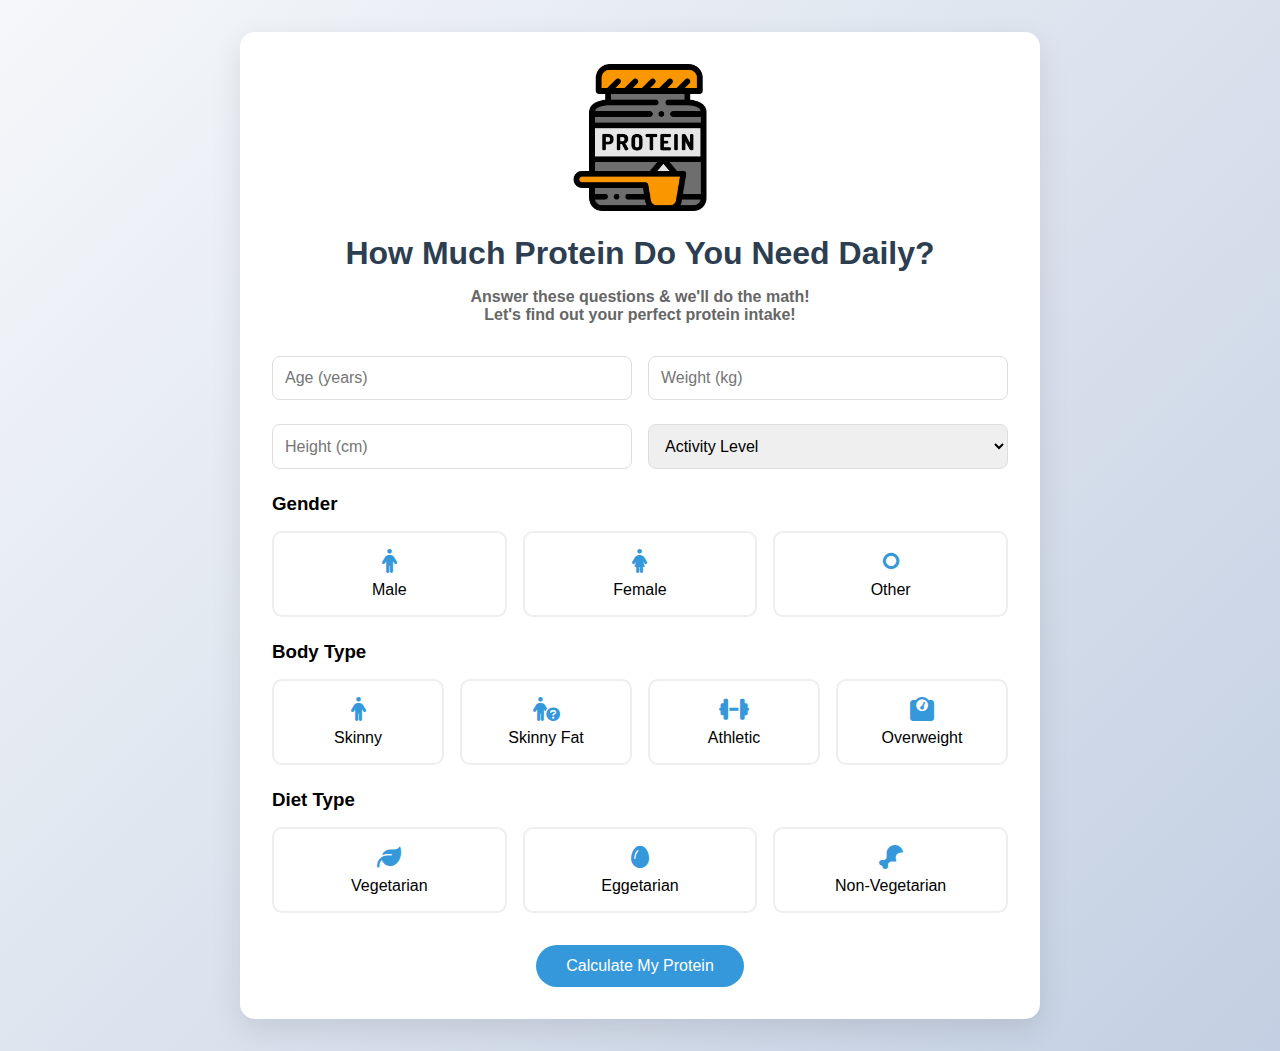
<file: protien-calculator/index.html>
<!DOCTYPE html>
<html lang="en">
<head>
    <meta charset="UTF-8">
    <meta name="viewport" content="width=device-width, initial-scale=1.0">
    <title>Daily Protein Intake Calculator - Find Your Ideal Protein Needs</title>
    <meta name="keywords" content="protein calculator, daily protein intake, protein needs, nutrition calculator, fitness, healthy eating">
    <meta name="description" content="Discover how much protein you need every day with our interactive protein calculator. Input your age, weight, activity level, and body type to calculate your daily protein requirements.">
    <meta name="robots" content="index, follow">
    <link rel="icon" type="images/png" href="images/favicon_img.png">
    <meta property="og:title" content="Daily Protein Intake Calculator">
    <meta property="og:description" content="Calculate your daily protein needs with this easy-to-use protein calculator. Ideal for fitness enthusiasts, dieters, and anyone aiming for a healthier lifestyle.">
    <meta property="og:image" content="/images/protein_icon.png">
    <meta property="og:url" content="https://global-fitness-gym.netlify.app/protein-calculator">
    <meta name="twitter:card" content="summary_large_image">
    <meta name="twitter:title" content="Daily Protein Intake Calculator">
    <meta name="twitter:description" content="Find out how much protein you should consume daily based on your age, weight, body type, and activity level.">
    <meta name="twitter:image" content="/images/protein_icon.png">
    <link rel="stylesheet" href="https://cdnjs.cloudflare.com/ajax/libs/font-awesome/6.4.0/css/all.min.css">
    <link rel="canonical" href="https://global-fitness-gym.netlify.app/protein-calculator">
    
    <style>
    /* General Reset */
* {
    box-sizing: border-box;
    margin: 0;
    padding: 0;
    font-family: 'Arial', sans-serif;
}

/* Body Styling */
body {
    background: linear-gradient(135deg, #f5f7fa 0%, #c3cfe2 100%);
    min-height: 100vh;
    padding: 2rem;
}

/* Calculator Container */
.calculator-container {
    max-width: 800px;
    margin: 0 auto;
    background: white;
    padding: 2rem;
    border-radius: 15px;
    box-shadow: 0 10px 30px rgba(0,0,0,0.1);
}

/* Heading */
h1 {
    color: #2c3e50;
    margin-bottom: 1rem;
    text-align: center;
}

/* Intro Text */
.intro-text {
    text-align: center;
    margin-bottom: 2rem;
    color: #666;
}

/* Form Styling */
.form-group {
    margin-bottom: 1.5rem;
}

.input-row {
    display: grid;
    grid-template-columns: repeat(2, 1fr);
    gap: 1rem;
    margin-bottom: 1.5rem;
}

input, select {
    width: 100%;
    padding: 12px;
    border: 1px solid #ddd;
    border-radius: 8px;
    font-size: 16px;
}

/* Option Group Styling */
.option-group {
    display: grid;
    grid-template-columns: repeat(auto-fit, minmax(150px, 1fr));
    gap: 1rem;
    margin-top: 1rem;
}

/* Option Card Styling */
.option-card {
    position: relative;
    padding: 1rem;
    border: 2px solid #eee;
    border-radius: 10px;
    text-align: center;
    cursor: pointer;
    transition: all 0.3s ease;
}

.option-card input[type="radio"] {
    position: absolute;
    opacity: 0;
    width: 0;
    height: 0;
}

/* Option Card Hover and Selected States */
.option-card:hover,
.option-card input:checked + .card-content {
    border-color: #3498db;
    background: #f8f9ff;
}

.option-card input:checked ~ .card-content {
    border-color: #3498db;
    background: #f8f9ff;
}

.option-card.selected {
    border-color: #3498db !important;
    background: #f8f9ff !important;
    transform: scale(1.05);
}

/* Card Content */
.card-content {
    display: flex;
    flex-direction: column;
    align-items: center;
    gap: 0.5rem;
}

.option-icon {
    font-size: 1.5rem;
    color: #3498db;
}

/* Button Styling */
button {
    background: #3498db;
    color: white;
    padding: 15px 40px;
    border: none;
    border-radius: 25px;
    font-size: 16px;
    cursor: pointer;
    display: block;
    margin: 2rem auto 0;
    transition: transform 0.3s ease;
}

button:hover {
    transform: translateY(-2px);
}

.protein-icon {
    font-size: 2rem;
    margin-bottom: 1rem;
    text-align: center;
}

/* Modal Styling */
.result-modal-overlay {
    position: fixed;
    top: 0;
    left: 0;
    width: 100%;
    height: 100%;
    background: rgba(0, 0, 0, 0.5); /* Semi-transparent background */
    display: flex;
    justify-content: center;
    align-items: center;
    z-index: 9999; /* Ensure modal is on top */
}

.result-modal {
    background: white;
    padding: 2rem;
    border-radius: 15px;
    box-shadow: 0 0 20px rgba(0, 0, 0, 0.1);
    text-align: center;
    max-width: 500px;
    width: 100%;
}

.result-modal h3 {
    font-size: 1.8rem;
    color: #3498db;
}

.protein-result {
    font-size: 2.5rem;
    color: #3498db;
    margin: 1rem 0;
    font-weight: bold;
}

button {
    background: #3498db;
    color: white;
    padding: 12px 30px;
    border: none;
    border-radius: 25px;
    font-size: 16px;
    cursor: pointer;
    transition: transform 0.3s ease;
}

button:hover {
    transform: translateY(-2px);
}

/* Media Queries for Responsiveness */
@media (max-width: 600px) {
    .input-row {
        grid-template-columns: 1fr;
    }

    .calculator-container {
        padding: 1rem;
    }
}
</style>

</head>
<body>
    <div class="calculator-container">
        <div class="protein-icon">
            <img src="/images/protein_icon.png" alt="Protein Intake Calculator" width="20%">
        </div>
        <h1>How Much Protein Do You Need Daily?</h1>
        <p class="intro-text"><b>Answer these questions & we'll do the math!<br>
        Let's find out your perfect protein intake!</b></p>

        <form>
            <div class="input-row">
                <input inputmode="numeric" type="text" placeholder="Age (years)" required>
                <input type="number" placeholder="Weight (kg)" required>
            </div>

            <div class="input-row">
                <input type="number" placeholder="Height (cm)" required>
                <select required>
                    <option value="">Activity Level</option>
                    <option>Sedentary</option>
                    <option>Moderate</option>
                    <option>Active</option>
                </select>
            </div>

            <div class="form-group">
                <h3>Gender</h3>
                <div class="option-group">
                    <label class="option-card">
                        <input type="radio" name="gender" value="male" required>
                        <div class="card-content">
                            <i class="fa-solid fa-person option-icon"></i>
                            Male
                        </div>
                    </label>
                    <label class="option-card">
                        <input type="radio" name="gender" value="female">
                        <div class="card-content">
                            <i class="fa-solid fa-person-dress option-icon"></i>
                            Female
                        </div>
                    </label>
                    <label class="option-card">
                        <input type="radio" name="gender" value="other">
                        <div class="card-content">
                            <i class="fa-solid fa-genderless option-icon"></i>
                            Other
                        </div>
                    </label>
                </div>
            </div>

            <div class="form-group">
                <h3>Body Type</h3>
                <div class="option-group">
                    <label class="option-card">
                        <input type="radio" name="body-type" value="skinny" required>
                        <div class="card-content">
                            <i class="fa-solid fa-person option-icon"></i>
                            Skinny
                        </div>
                    </label>
                    <label class="option-card">
                        <input type="radio" name="body-type" value="skinny-fat">
                        <div class="card-content">
                            <i class="fa-solid fa-person-circle-question option-icon"></i>
                            Skinny Fat
                        </div>
                    </label>
                    <label class="option-card">
                        <input type="radio" name="body-type" value="athletic">
                        <div class="card-content">
                            <i class="fa-solid fa-dumbbell option-icon"></i>
                            Athletic
                        </div>
                    </label>
                    <label class="option-card">
                        <input type="radio" name="body-type" value="overweight">
                        <div class="card-content">
                            <i class="fa-solid fa-weight-scale option-icon"></i>
                            Overweight
                        </div>
                    </label>
                </div>
            </div>

            <div class="form-group">
                <h3>Diet Type</h3>
                <div class="option-group">
                    <label class="option-card">
                        <input type="radio" name="diet" value="vegetarian" required>
                        <div class="card-content">
                            <i class="fa-solid fa-leaf option-icon"></i>
                            Vegetarian
                        </div>
                    </label>
                    <label class="option-card">
                        <input type="radio" name="diet" value="eggetarian">
                        <div class="card-content">
                            <i class="fa-solid fa-egg option-icon"></i>
                            Eggetarian
                        </div>
                    </label>
                    <label class="option-card">
                        <input type="radio" name="diet" value="non-vegetarian">
                        <div class="card-content">
                            <i class="fa-solid fa-drumstick-bite option-icon"></i>
                            Non-Vegetarian
                        </div>
                    </label>
                </div>
            </div>

            <button type="submit">Calculate My Protein</button>
        </form>
    </div>

    <script src="/protien-calculator/script.js"></script>
</body>
</html>
</file>
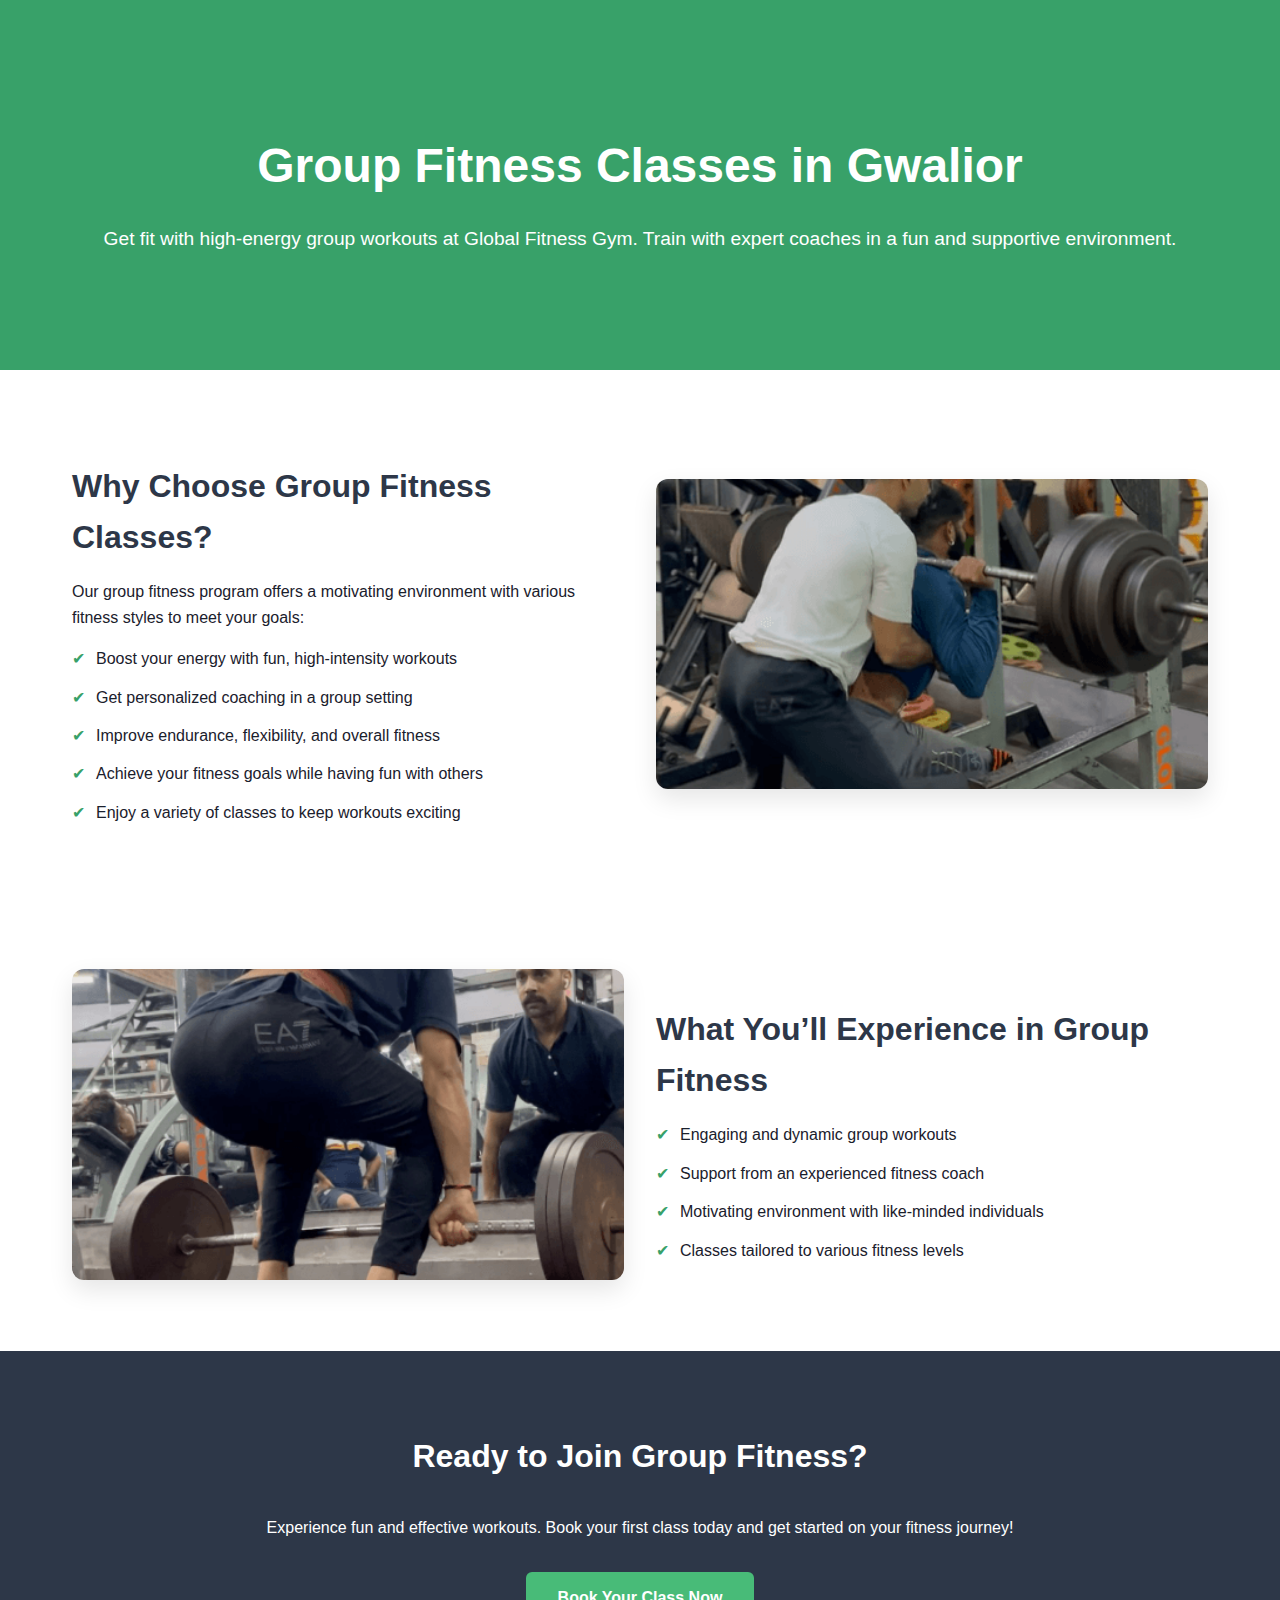
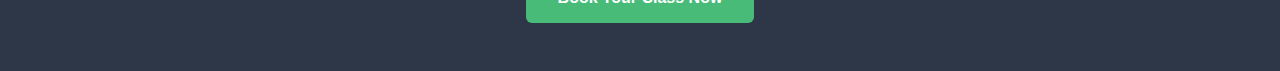
<file: group-fitness.html>
<!DOCTYPE html>
<html lang="en">
<head>
  <link rel="icon" type="images/png" href="images/favicon_img.png">
  <meta charset="UTF-8">
  <title>Group Fitness Classes in Gwalior | Global Fitness Gym</title>
  <meta name="viewport" content="width=device-width, initial-scale=1.0">
  <meta name="description" content="Join our high-energy group fitness classes at Global Fitness Gym in Gwalior. Work out with expert trainers and achieve your fitness goals in a fun and supportive environment.">
  <meta name="keywords" content="group fitness classes Gwalior, fitness bootcamp Gwalior, high energy workouts, gym for group fitness, monu sharma fitness, fitness classes, group workouts Gwalior">
  <meta rel="canonical" href="https://global-fitness-gym.netlify.app/group-fitness">

  <!-- Schema Markup for Group Fitness -->
  <script type="application/ld+json">
  {
    "@context": "https://schema.org",
    "@type": "Service",
    "serviceType": "Group Fitness Classes",
    "provider": {
      "@type": "LocalBusiness",
      "name": "Global Fitness Gym",
      "image": "https://iili.io/3uCyRaV.png",
      "address": {
        "@type": "PostalAddress",
        "streetAddress": "55V9+8VJ, Naka Chandrvadni",
        "addressLocality": "Gwalior",
        "addressRegion": "Madhya Pradesh",
        "postalCode": "474009"
      },
      "telephone": "+91 9302180615",
      "url": "https://www.globalfitnessgym.com"
    },
    "areaServed": {
      "@type": "Place",
      "address": {
        "@type": "PostalAddress",
        "addressLocality": "Gwalior"
      }
    }
  }
  </script>

  <style>
    * {
      box-sizing: border-box;
    }

    body {
      margin: 0;
      font-family: 'Segoe UI', sans-serif;
      color: #1a202c;
      line-height: 1.6;
      background: #fff;
    }

    .hero-section {
      background-color: #38a169;
      color: white;
      padding: 6rem 2rem;
      text-align: center;
    }

    .hero-section h1 {
      font-size: 3rem;
      margin-bottom: 1rem;
    }

    .hero-section p {
      font-size: 1.2rem;
    }

    .content-section {
      display: flex;
      flex-wrap: wrap;
      max-width: 1200px;
      margin: auto;
      padding: 4rem 2rem;
      gap: 2rem;
      align-items: center;
    }

    .text-box, .image-box {
      flex: 1 1 500px;
    }

    .text-box h2 {
      font-size: 2rem;
      margin-bottom: 1rem;
      color: #2d3748;
    }

    .text-box ul {
      list-style: none;
      padding-left: 0;
    }

    .text-box li {
      padding-left: 1.5rem;
      position: relative;
      margin-bottom: 0.8rem;
    }

    .text-box li::before {
      content: "✔";
      position: absolute;
      left: 0;
      color: #38a169;
    }

    .image-box img {
      width: 100%;
      max-width: 100%;
      height: auto;
      aspect-ratio: 16 / 9;
      object-fit: cover;
      border-radius: 12px;
      box-shadow: 0 10px 25px rgba(0,0,0,0.1);
    }

    .cta-banner {
      background: #2d3748;
      color: white;
      padding: 3rem 2rem;
      text-align: center;
    }

    .cta-banner h3 {
      font-size: 2rem;
    }

    .cta-banner a {
      margin-top: 1rem;
      display: inline-block;
      padding: 0.8rem 2rem;
      background: #48bb78;
      color: white;
      border-radius: 6px;
      text-decoration: none;
      font-weight: bold;
    }

    @media (max-width: 768px) {
      /* Layout for mobile */
      .content-section {
        flex-direction: column;
        padding: 2rem 1rem;
      }

      /* Text before image */
      .content-section .text-box {
        order: 1;
      }

      .content-section .image-box {
        order: 2;
      }

      .text-box, .image-box {
        flex: 1 1 100%;
      }

      /* Image spacing fix */
      .image-box img {
        display: block;
        margin: 0;
      }

      /* Hero section mobile styling */
      .hero-section h1 {
        font-size: 2rem;
      }

      .hero-section p {
        font-size: 1rem;
      }

      /* Text and CTA formatting */
      .text-box h2 {
        font-size: 1.5rem;
      }

      .cta-banner {
        padding: 2rem 1rem;
      }

      .cta-banner h3 {
        font-size: 1.5rem;
      }

      .cta-banner a {
        padding: 0.7rem 1.5rem;
      }
    }

  </style>
</head>
<body>

  <!-- HERO SECTION -->
  <section class="hero-section">
    <h1>Group Fitness Classes in Gwalior</h1>
    <p>Get fit with high-energy group workouts at Global Fitness Gym. Train with expert coaches in a fun and supportive environment.</p>
  </section>

  <!-- MAIN CONTENT -->
  <section class="content-section">
    <div class="text-box">
      <h2>Why Choose Group Fitness Classes?</h2>
      <p>Our group fitness program offers a motivating environment with various fitness styles to meet your goals:</p>
      <ul>
        <li>Boost your energy with fun, high-intensity workouts</li>
        <li>Get personalized coaching in a group setting</li>
        <li>Improve endurance, flexibility, and overall fitness</li>
        <li>Achieve your fitness goals while having fun with others</li>
        <li>Enjoy a variety of classes to keep workouts exciting</li>
      </ul>
    </div>
    <div class="image-box">
      <img src="Compressed_images/gwalior-gym-personal-training.png" alt="Group fitness class at Global Fitness Gym in Gwalior" loading="lazy">
    </div>
  </section>

  <section class="content-section">
    <div class="image-box">
      <img src="Compressed_images/strength-training-global-fitness-gym.png" alt="Strength training group workout at Global Fitness Gym" loading="lazy">
    </div>
    <div class="text-box">
      <h2>What You’ll Experience in Group Fitness</h2>
      <ul>
        <li>Engaging and dynamic group workouts</li>
        <li>Support from an experienced fitness coach</li>
        <li>Motivating environment with like-minded individuals</li>
        <li>Classes tailored to various fitness levels</li>
      </ul>
    </div>
  </section>

  <!-- CTA -->
  <section class="cta-banner">
    <h3>Ready to Join Group Fitness?</h3>
    <p>Experience fun and effective workouts. Book your first class today and get started on your fitness journey!</p>
    <a href="https://global-fitness-gym.netlify.app/#contact">Book Your Class Now</a>
  </section>

</body>
</html>
</file>
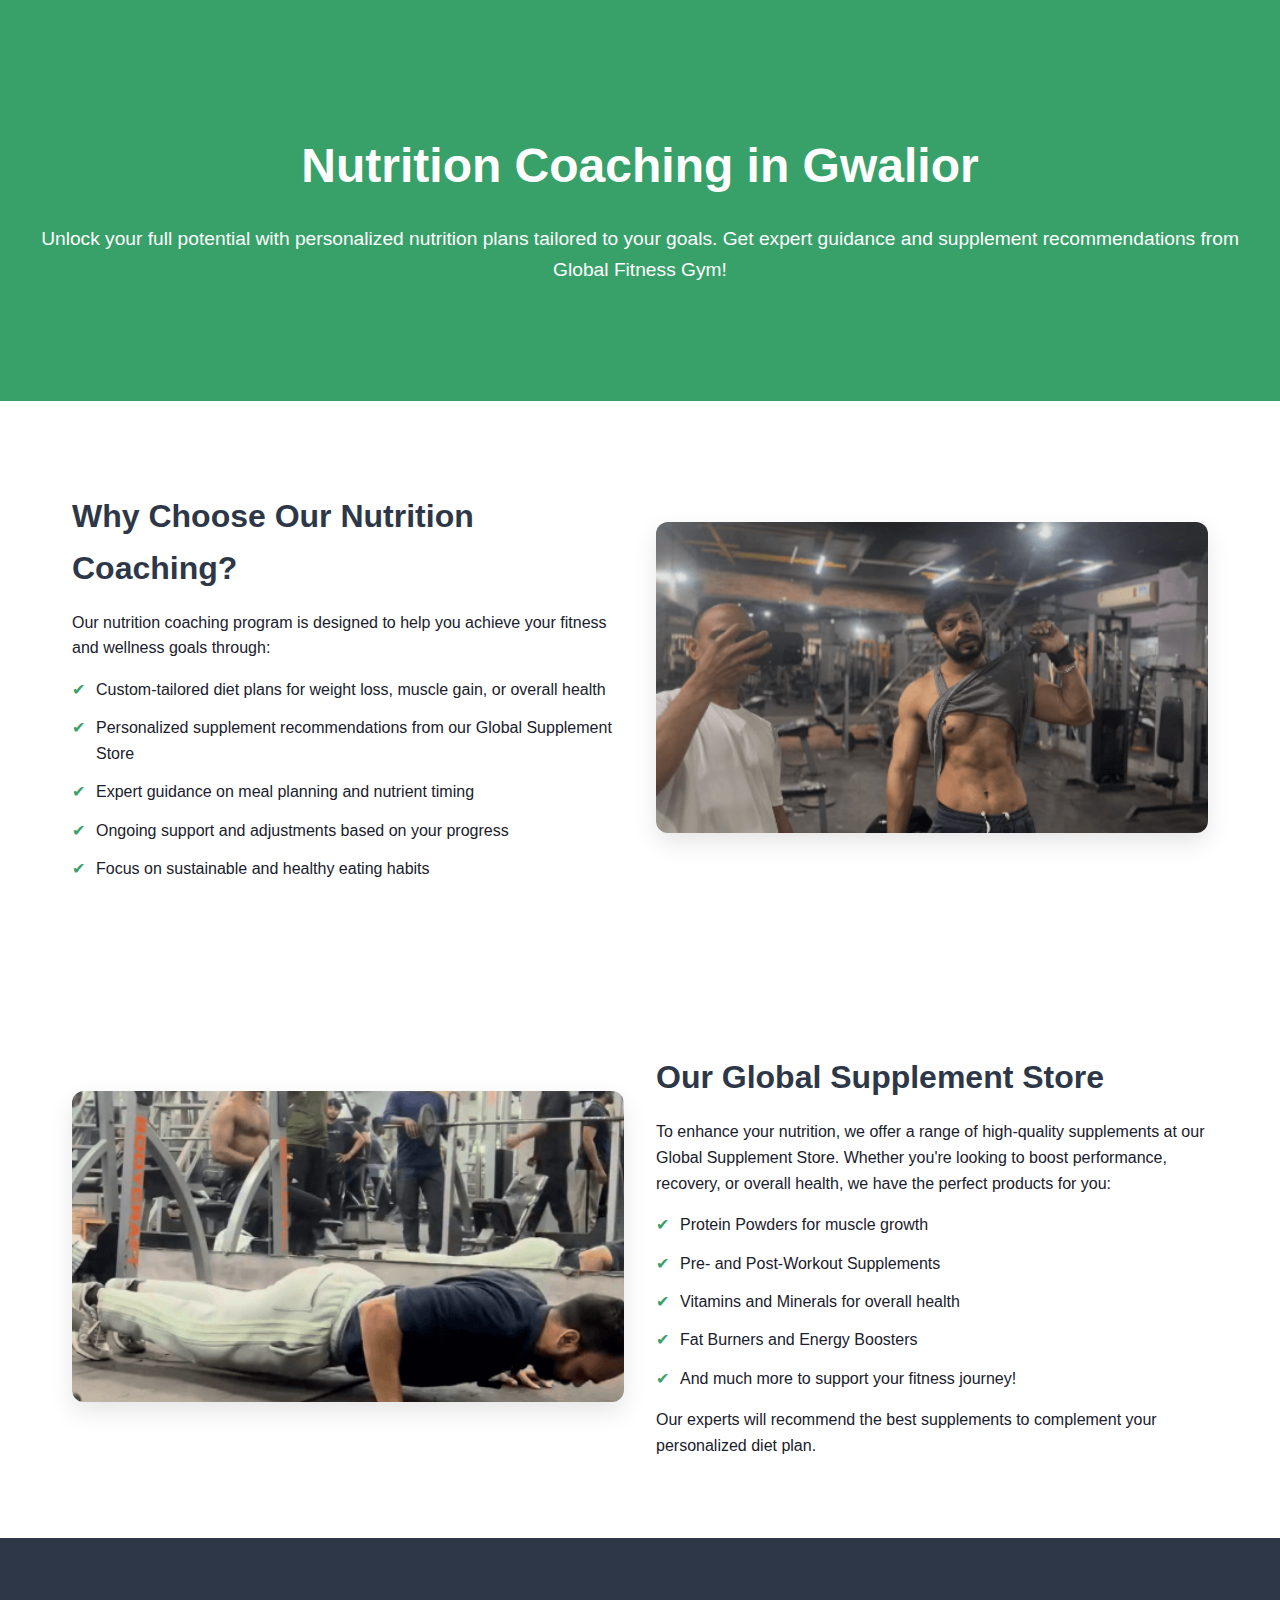
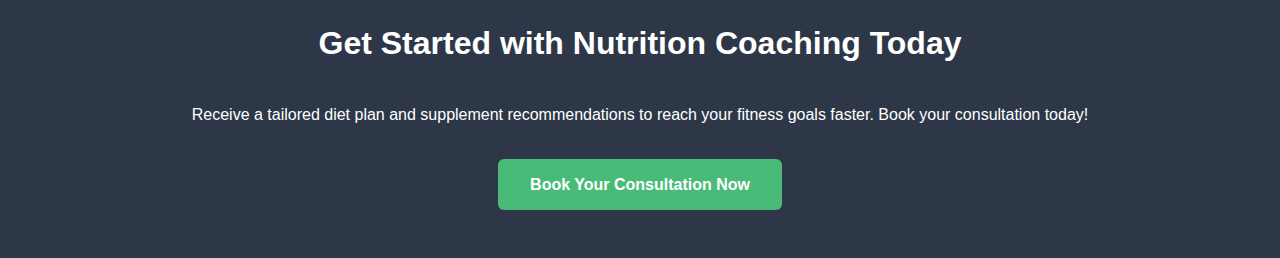
<file: nutrition-coaching.html>
<!DOCTYPE html>
<html lang="en">
<head>
  <link rel="icon" type="images/png" href="images/favicon_img.png">
  <meta charset="UTF-8">
  <title>Nutrition Coaching in Gwalior | Global Fitness Gym</title>
  <meta name="viewport" content="width=device-width, initial-scale=1.0">
  <meta name="description" content="Get personalized nutrition coaching at Global Fitness Gym in Gwalior. Receive expert guidance and diet plans tailored to your goals. Explore our Global Supplement Store for top-quality products.">
  <meta name="keywords" content="nutrition coaching Gwalior, personalized diet plans, supplement store Gwalior, fitness nutrition, diet consultation, gym nutrition coaching, weight loss Gwalior">
  <meta rel="canonical" href="https://global-fitness-gym.netlify.app/nutrition-coaching">

  <!-- Schema Markup for Nutrition Coaching -->
  <script type="application/ld+json">
  {
    "@context": "https://schema.org",
    "@type": "Service",
    "serviceType": "Nutrition Coaching",
    "provider": {
      "@type": "LocalBusiness",
      "name": "Global Fitness Gym",
      "image": "https://iili.io/3uCyRaV.png",
      "address": {
        "@type": "PostalAddress",
        "streetAddress": "55V9+8VJ, Naka Chandrvadni",
        "addressLocality": "Gwalior",
        "addressRegion": "Madhya Pradesh",
        "postalCode": "474009"
      },
      "telephone": "+91 9302180615",
      "url": "https://www.globalfitnessgym.com"
    },
    "areaServed": {
      "@type": "Place",
      "address": {
        "@type": "PostalAddress",
        "addressLocality": "Gwalior"
      }
    }
  }
  </script>

  <style>
    * {
      box-sizing: border-box;
    }

    body {
      margin: 0;
      font-family: 'Segoe UI', sans-serif;
      color: #1a202c;
      line-height: 1.6;
      background: #fff;
    }

    .hero-section {
      background-color: #38a169;
      color: white;
      padding: 6rem 2rem;
      text-align: center;
    }

    .hero-section h1 {
      font-size: 3rem;
      margin-bottom: 1rem;
    }

    .hero-section p {
      font-size: 1.2rem;
    }

    .content-section {
      display: flex;
      flex-wrap: wrap;
      max-width: 1200px;
      margin: auto;
      padding: 4rem 2rem;
      gap: 2rem;
      align-items: center;
    }

    .text-box, .image-box {
      flex: 1 1 500px;
    }

    .text-box h2 {
      font-size: 2rem;
      margin-bottom: 1rem;
      color: #2d3748;
    }

    .text-box ul {
      list-style: none;
      padding-left: 0;
    }

    .text-box li {
      padding-left: 1.5rem;
      position: relative;
      margin-bottom: 0.8rem;
    }

    .text-box li::before {
      content: "✔";
      position: absolute;
      left: 0;
      color: #38a169;
    }

    .image-box img {
      width: 100%;
      max-width: 100%;
      height: auto;
      aspect-ratio: 16 / 9;
      object-fit: cover;
      border-radius: 12px;
      box-shadow: 0 10px 25px rgba(0,0,0,0.1);
    }

    .cta-banner {
      background: #2d3748;
      color: white;
      padding: 3rem 2rem;
      text-align: center;
    }

    .cta-banner h3 {
      font-size: 2rem;
    }

    .cta-banner a {
      margin-top: 1rem;
      display: inline-block;
      padding: 0.8rem 2rem;
      background: #48bb78;
      color: white;
      border-radius: 6px;
      text-decoration: none;
      font-weight: bold;
    }

    @media (max-width: 768px) {
      /* Layout for mobile */
      .content-section {
        flex-direction: column;
        padding: 2rem 1rem;
      }

      /* Text before image */
      .content-section .text-box {
        order: 1;
      }

      .content-section .image-box {
        order: 2;
      }

      .text-box, .image-box {
        flex: 1 1 100%;
      }

      /* Image spacing fix */
      .image-box img {
        display: block;
        margin: 0;
      }

      /* Hero section mobile styling */
      .hero-section h1 {
        font-size: 2rem;
      }

      .hero-section p {
        font-size: 1rem;
      }

      /* Text and CTA formatting */
      .text-box h2 {
        font-size: 1.5rem;
      }

      .cta-banner {
        padding: 2rem 1rem;
      }

      .cta-banner h3 {
        font-size: 1.5rem;
      }

      .cta-banner a {
        padding: 0.7rem 1.5rem;
      }
    }

  </style>
</head>
<body>

  <!-- HERO SECTION -->
  <section class="hero-section">
    <h1>Nutrition Coaching in Gwalior</h1>
    <p>Unlock your full potential with personalized nutrition plans tailored to your goals. Get expert guidance and supplement recommendations from Global Fitness Gym!</p>
  </section>

  <!-- MAIN CONTENT -->
  <section class="content-section">
    <div class="text-box">
      <h2>Why Choose Our Nutrition Coaching?</h2>
      <p>Our nutrition coaching program is designed to help you achieve your fitness and wellness goals through:</p>
      <ul>
        <li>Custom-tailored diet plans for weight loss, muscle gain, or overall health</li>
        <li>Personalized supplement recommendations from our Global Supplement Store</li>
        <li>Expert guidance on meal planning and nutrient timing</li>
        <li>Ongoing support and adjustments based on your progress</li>
        <li>Focus on sustainable and healthy eating habits</li>
      </ul>
    </div>
    <div class="image-box">
      <img src="Compressed_images/fitness-coach-monu-sharma-gwalior.png" alt="Nutrition coaching session at Global Fitness Gym" loading="lazy">
    </div>
  </section>

  <section class="content-section">
    <div class="image-box">
      <img src="Compressed_images/strength-gym-training-gwalior.png" alt="Supplements at Global Fitness Gym" loading="lazy">
    </div>
    <div class="text-box">
      <h2>Our Global Supplement Store</h2>
      <p>To enhance your nutrition, we offer a range of high-quality supplements at our Global Supplement Store. Whether you're looking to boost performance, recovery, or overall health, we have the perfect products for you:</p>
      <ul>
        <li>Protein Powders for muscle growth</li>
        <li>Pre- and Post-Workout Supplements</li>
        <li>Vitamins and Minerals for overall health</li>
        <li>Fat Burners and Energy Boosters</li>
        <li>And much more to support your fitness journey!</li>
      </ul>
      <p>Our experts will recommend the best supplements to complement your personalized diet plan.</p>
    </div>
  </section>

  <!-- CTA -->
  <section class="cta-banner">
    <h3>Get Started with Nutrition Coaching Today</h3>
    <p>Receive a tailored diet plan and supplement recommendations to reach your fitness goals faster. Book your consultation today!</p>
    <a href="https://global-fitness-gym.netlify.app/#contact">Book Your Consultation Now</a>
  </section>

</body>
</html>
</file>
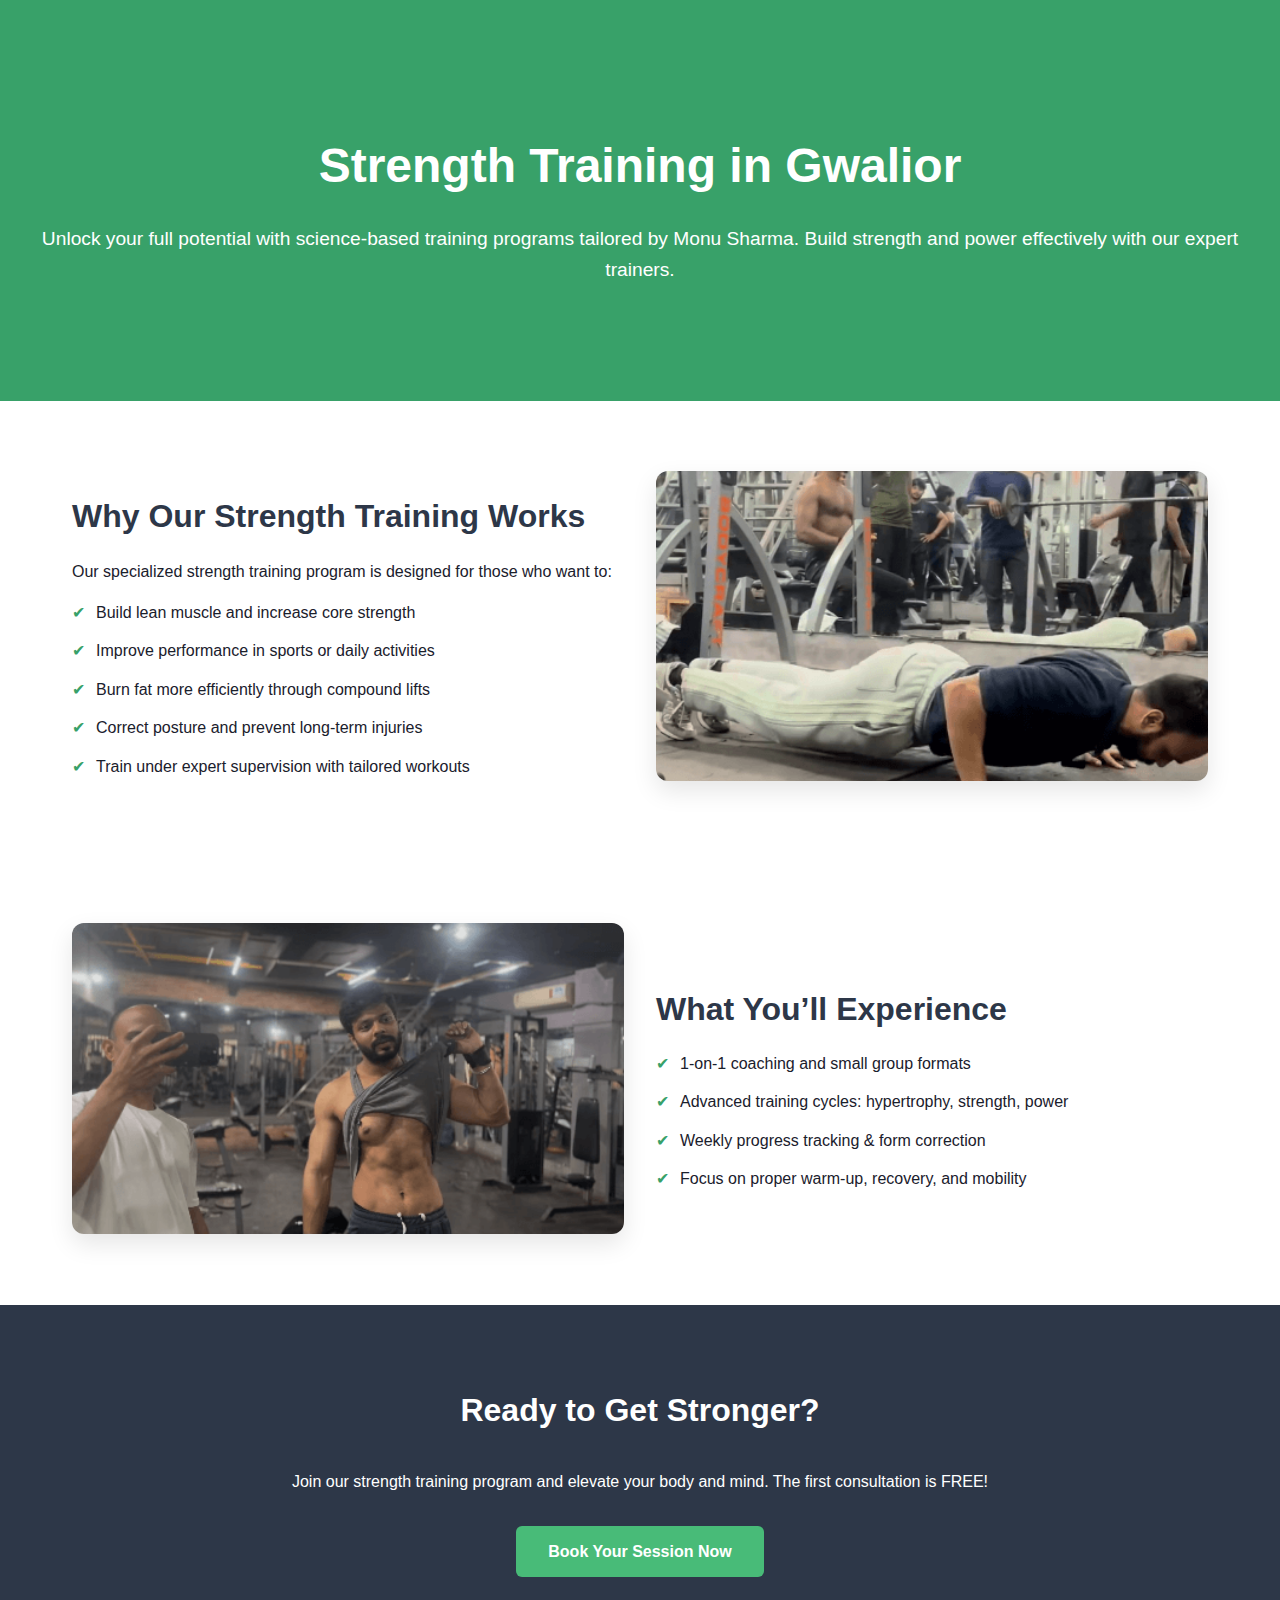
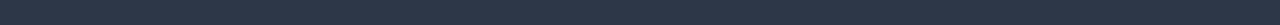
<file: strength-training.html>
<!DOCTYPE html>
<html lang="en">
<head>
  <link rel="icon" type="images/png" href="images/favicon_img.png">
  <meta charset="UTF-8">
  <meta name="viewport" content="width=device-width, initial-scale=1.0">
  <meta name="description" content="Build strength, power, and endurance with expert-led strength training programs at Global Fitness Gym in Gwalior. Train with Monu Sharma for proven results.">
  <meta name="keywords" content="strength training gwalior, powerlifting coach gwalior, muscle gain workout, gym for strength training, monu sharma fitness, Gwalior strength training classes">
  <title>Strength Training in Gwalior | Global Fitness Gym</title>
  <link rel="canonical" href="https://global-fitness-gym.netlify.app/strength-training">

  <!-- Open Graph Tags for Social Sharing -->
  <meta property="og:title" content="Strength Training in Gwalior | Global Fitness Gym">
  <meta property="og:description" content="Transform your fitness with strength training at Global Fitness Gym in Gwalior, guided by Monu Sharma. Book a free consultation now!">
  <meta property="og:image" content="path-to-image.jpg">
  <meta property="og:url" content="https://global-fitness-gym.netlify.app/strength-training-gwalior">
  <meta property="og:type" content="website">

  <!-- Schema Markup for Strength Training -->
  <script type="application/ld+json">
  {
    "@context": "https://schema.org",
    "@type": "Service",
    "serviceType": "Strength Training",
    "provider": {
      "@type": "LocalBusiness",
      "name": "Global Fitness Gym",
      "image": "https://iili.io/3uCyRaV.png",
      "address": {
        "@type": "PostalAddress",
        "streetAddress": "55V9+8VJ, Naka Chandrvadni",
        "addressLocality": "Gwalior",
        "addressRegion": "Madhya Pradesh",
        "postalCode": "474009"
      },
      "telephone": "+91 9302180615",
      "email": "info@globalfitnessgym.com",
      "sameAs": [
        "https://facebook.com/globalfitnessgym",
        "https://instagram.com/globalfitnessgym"
      ]
    },
    "areaServed": {
      "@type": "Place",
      "name": "Gwalior"
    }
  }
  </script>

  <style>
    *{
      box-sizing: border-box;
    }

    body {
      margin: 0;
      font-family: 'Segoe UI', sans-serif;
      color: #1a202c;
      line-height: 1.6;
      background: #fff;
    }

    .hero-section {
      background-color: #38a169;
      color: white;
      padding: 6rem 2rem;
      text-align: center;
    }

    .hero-section h1 {
      font-size: 3rem;
      margin-bottom: 1rem;
    }

    .hero-section p {
      font-size: 1.2rem;
    }

    .content-section {
      display: flex;
      flex-wrap: wrap;
      max-width: 1200px;
      margin: auto;
      padding: 4rem 2rem;
      gap: 2rem;
      align-items: center;
    }

    .text-box, .image-box {
      flex: 1 1 500px;
    }

    .text-box h2 {
      font-size: 2rem;
      margin-bottom: 1rem;
      color: #2d3748;
    }

    .text-box ul {
      list-style: none;
      padding-left: 0;
    }

    .text-box li {
      padding-left: 1.5rem;
      position: relative;
      margin-bottom: 0.8rem;
    }

    .text-box li::before {
      content: "✔";
      position: absolute;
      left: 0;
      color: #38a169;
    }

    .image-box img {
      width: 100%;
      max-width: 100%;
      height: auto;
      aspect-ratio: 16 / 9;
      object-fit: cover;
      border-radius: 12px;
      box-shadow: 0 10px 25px rgba(0,0,0,0.1);
    }

    .cta-banner {
      background: #2d3748;
      color: white;
      padding: 3rem 2rem;
      text-align: center;
    }

    .cta-banner h3 {
      font-size: 2rem;
    }

    .cta-banner a {
      margin-top: 1rem;
      display: inline-block;
      padding: 0.8rem 2rem;
      background: #48bb78;
      color: white;
      border-radius: 6px;
      text-decoration: none;
      font-weight: bold;
    }

    /* Mobile Styles */
    @media (max-width: 768px) {
      .content-section {
        flex-direction: column;
        padding: 2rem 1rem;
      }

      .content-section .text-box {
        order: 1;
      }

      .content-section .image-box {
        order: 2;
      }

      .text-box, .image-box {
          flex: 1 1 50px;
      }

      .image-box img {
        display: block;
        margin: 0;
      }

      .hero-section h1 {
        font-size: 2rem;
      }

      .hero-section p {
        font-size: 1rem;
      }

      .text-box h2 {
        font-size: 1.5rem;
      }

      .cta-banner {
        padding: 2rem 1rem;
      }

      .cta-banner h3 {
        font-size: 1.5rem;
      }

      .cta-banner a {
        padding: 0.7rem 1.5rem;
      }
    }

  </style>
</head>
<body>

  <!-- HERO SECTION -->
  <section class="hero-section">
    <h1>Strength Training in Gwalior</h1>
    <p>Unlock your full potential with science-based training programs tailored by Monu Sharma. Build strength and power effectively with our expert trainers.</p>
  </section>

  <!-- MAIN CONTENT -->
  <section class="content-section">
    <div class="text-box">
      <h2>Why Our Strength Training Works</h2>
      <p>Our specialized strength training program is designed for those who want to:</p>
      <ul>
        <li>Build lean muscle and increase core strength</li>
        <li>Improve performance in sports or daily activities</li>
        <li>Burn fat more efficiently through compound lifts</li>
        <li>Correct posture and prevent long-term injuries</li>
        <li>Train under expert supervision with tailored workouts</li>
      </ul>
    </div>
    <div class="image-box">
      <img src="Compressed_images/strength-gym-training-gwalior.png" alt="Strength training with Monu Sharma at Global Fitness Gym">
    </div>
  </section>

  <section class="content-section">
    <div class="image-box">
      <img src="Compressed_images/fitness-coach-monu-sharma-gwalior.png" alt="Monu Sharma demonstrating strength exercises at Global Fitness Gym">
    </div>
    <div class="text-box">
      <h2>What You’ll Experience</h2>
      <ul>
        <li>1-on-1 coaching and small group formats</li>
        <li>Advanced training cycles: hypertrophy, strength, power</li>
        <li>Weekly progress tracking & form correction</li>
        <li>Focus on proper warm-up, recovery, and mobility</li>
      </ul>
    </div>
  </section>

  <!-- CTA -->
  <section class="cta-banner">
    <h3>Ready to Get Stronger?</h3>
    <p>Join our strength training program and elevate your body and mind. The first consultation is FREE!</p>
    <a href="https://global-fitness-gym.netlify.app/#contact">Book Your Session Now</a>
  </section>

</body>
</html>
</file>
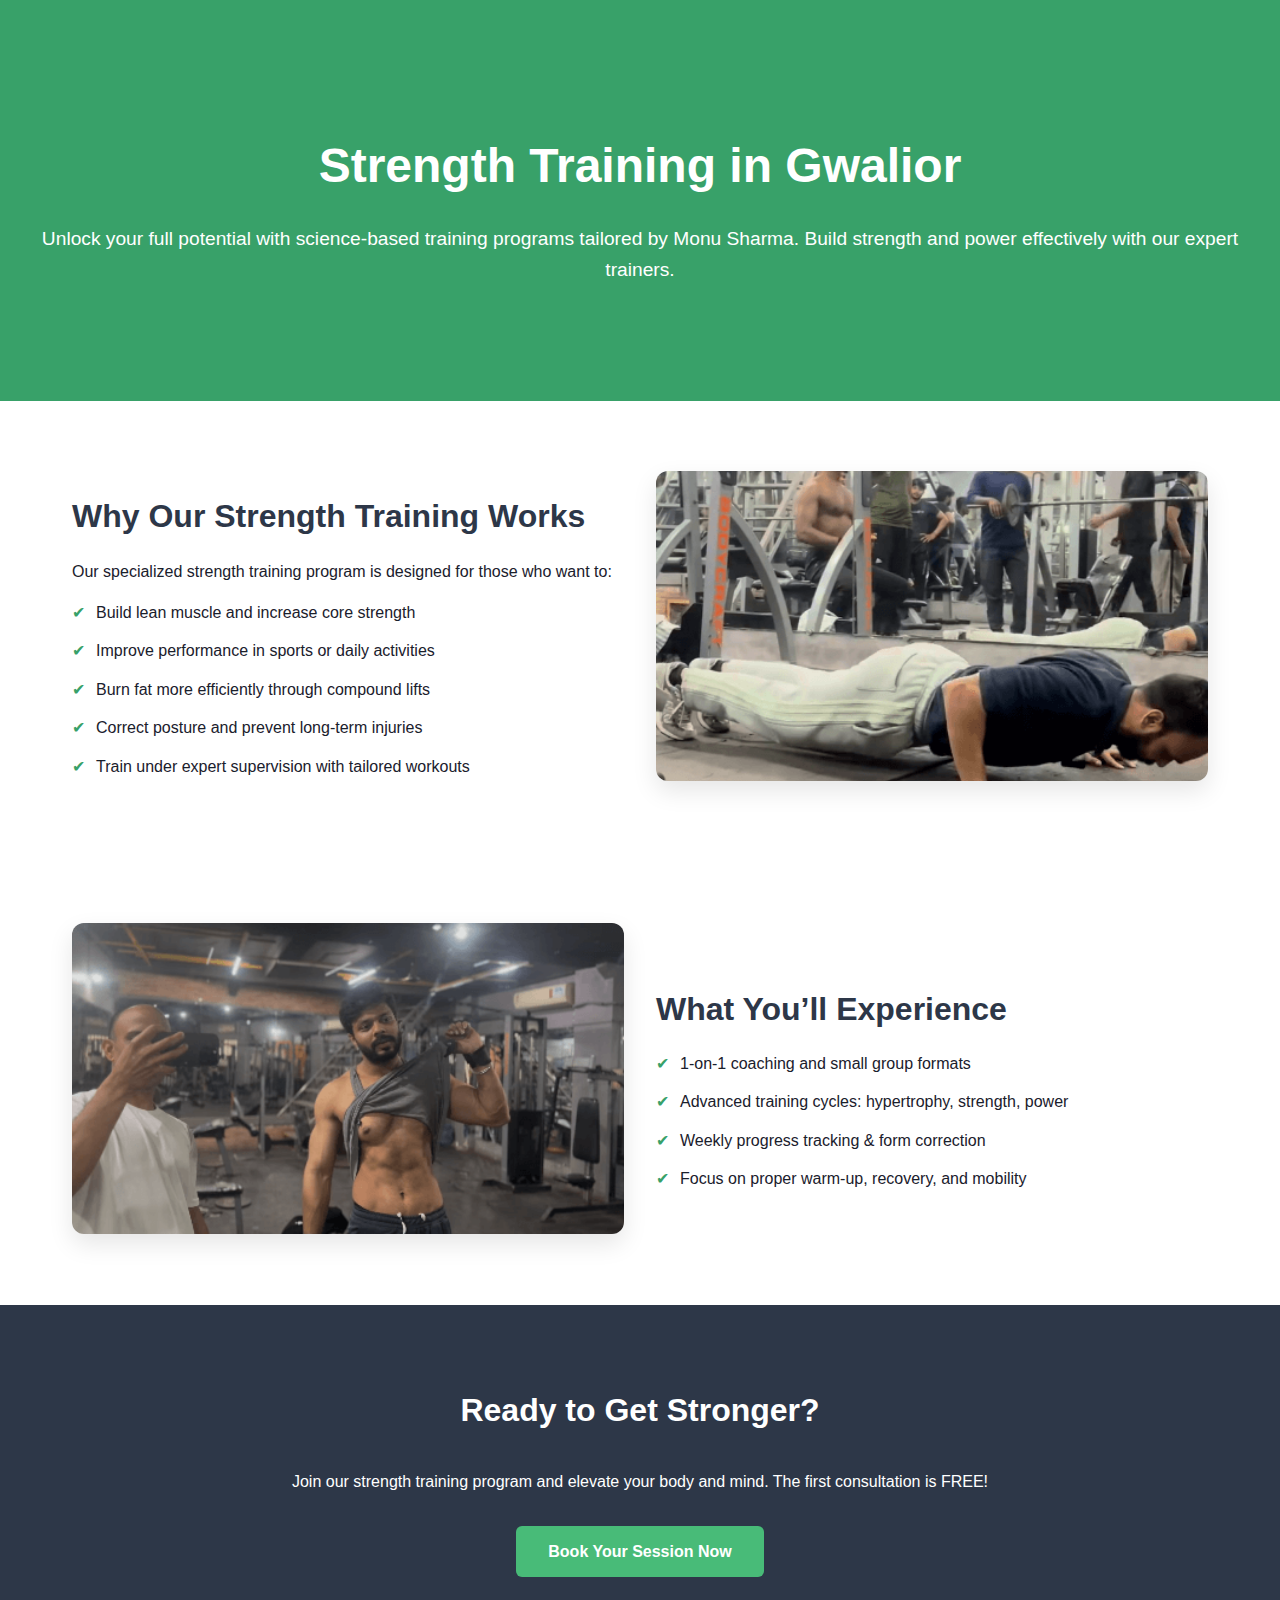
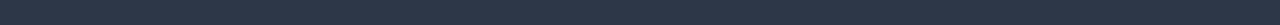
<file: OneDrive/Documents/global-fitness-gym/strength-training.html>
<!DOCTYPE html>
<html lang="en">
<head>
  <link rel="icon" type="images/png" href="images/favicon_img.png">
  <meta charset="UTF-8">
  <meta name="viewport" content="width=device-width, initial-scale=1.0">
  <meta name="description" content="Build strength, power, and endurance with expert-led strength training programs at Global Fitness Gym in Gwalior. Train with Monu Sharma for proven results.">
  <meta name="keywords" content="strength training gwalior, powerlifting coach gwalior, muscle gain workout, gym for strength training, monu sharma fitness, Gwalior strength training classes">
  <title>Strength Training in Gwalior | Global Fitness Gym</title>
  <link rel="canonical" href="https://global-fitness-gym.netlify.app/strength-training">

  <!-- Open Graph Tags for Social Sharing -->
  <meta property="og:title" content="Strength Training in Gwalior | Global Fitness Gym">
  <meta property="og:description" content="Transform your fitness with strength training at Global Fitness Gym in Gwalior, guided by Monu Sharma. Book a free consultation now!">
  <meta property="og:image" content="path-to-image.jpg">
  <meta property="og:url" content="https://global-fitness-gym.netlify.app/strength-training-gwalior">
  <meta property="og:type" content="website">

  <!-- Google tag (gtag.js) -->
<script async src="https://www.googletagmanager.com/gtag/js?id=G-C0G11PMY3Q"></script>
<script>
  window.dataLayer = window.dataLayer || [];
  function gtag(){dataLayer.push(arguments);}
  gtag('js', new Date());

  gtag('config', 'G-C0G11PMY3Q');
</script>


  <!-- Schema Markup for Strength Training -->
  <script type="application/ld+json">
  {
    "@context": "https://schema.org",
    "@type": "Service",
    "serviceType": "Strength Training",
    "provider": {
      "@type": "LocalBusiness",
      "name": "Global Fitness Gym",
      "image": "https://iili.io/3uCyRaV.png",
      "address": {
        "@type": "PostalAddress",
        "streetAddress": "55V9+8VJ, Naka Chandrvadni",
        "addressLocality": "Gwalior",
        "addressRegion": "Madhya Pradesh",
        "postalCode": "474009"
      },
      "telephone": "+91 9302180615",
      "email": "info@globalfitnessgym.com",
      "sameAs": [
        "https://facebook.com/globalfitnessgym",
        "https://instagram.com/globalfitnessgym"
      ]
    },
    "areaServed": {
      "@type": "Place",
      "name": "Gwalior"
    }
  }
  </script>

  <style>
    *{
      box-sizing: border-box;
    }

    body {
      margin: 0;
      font-family: 'Segoe UI', sans-serif;
      color: #1a202c;
      line-height: 1.6;
      background: #fff;
    }

    .hero-section {
      background-color: #38a169;
      color: white;
      padding: 6rem 2rem;
      text-align: center;
    }

    .hero-section h1 {
      font-size: 3rem;
      margin-bottom: 1rem;
    }

    .hero-section p {
      font-size: 1.2rem;
    }

    .content-section {
      display: flex;
      flex-wrap: wrap;
      max-width: 1200px;
      margin: auto;
      padding: 4rem 2rem;
      gap: 2rem;
      align-items: center;
    }

    .text-box, .image-box {
      flex: 1 1 500px;
    }

    .text-box h2 {
      font-size: 2rem;
      margin-bottom: 1rem;
      color: #2d3748;
    }

    .text-box ul {
      list-style: none;
      padding-left: 0;
    }

    .text-box li {
      padding-left: 1.5rem;
      position: relative;
      margin-bottom: 0.8rem;
    }

    .text-box li::before {
      content: "✔";
      position: absolute;
      left: 0;
      color: #38a169;
    }

    .image-box img {
      width: 100%;
      max-width: 100%;
      height: auto;
      aspect-ratio: 16 / 9;
      object-fit: cover;
      border-radius: 12px;
      box-shadow: 0 10px 25px rgba(0,0,0,0.1);
    }

    .cta-banner {
      background: #2d3748;
      color: white;
      padding: 3rem 2rem;
      text-align: center;
    }

    .cta-banner h3 {
      font-size: 2rem;
    }

    .cta-banner a {
      margin-top: 1rem;
      display: inline-block;
      padding: 0.8rem 2rem;
      background: #48bb78;
      color: white;
      border-radius: 6px;
      text-decoration: none;
      font-weight: bold;
    }

    /* Mobile Styles */
    @media (max-width: 768px) {
      .content-section {
        flex-direction: column;
        padding: 2rem 1rem;
      }

      .content-section .text-box {
        order: 1;
      }

      .content-section .image-box {
        order: 2;
      }

      .text-box, .image-box {
          flex: 1 1 50px;
      }

      .image-box img {
        display: block;
        margin: 0;
      }

      .hero-section h1 {
        font-size: 2rem;
      }

      .hero-section p {
        font-size: 1rem;
      }

      .text-box h2 {
        font-size: 1.5rem;
      }

      .cta-banner {
        padding: 2rem 1rem;
      }

      .cta-banner h3 {
        font-size: 1.5rem;
      }

      .cta-banner a {
        padding: 0.7rem 1.5rem;
      }
    }

  </style>
</head>
<body>

  <!-- HERO SECTION -->
  <section class="hero-section">
    <h1>Strength Training in Gwalior</h1>
    <p>Unlock your full potential with science-based training programs tailored by Monu Sharma. Build strength and power effectively with our expert trainers.</p>
  </section>

  <!-- MAIN CONTENT -->
  <section class="content-section">
    <div class="text-box">
      <h2>Why Our Strength Training Works</h2>
      <p>Our specialized strength training program is designed for those who want to:</p>
      <ul>
        <li>Build lean muscle and increase core strength</li>
        <li>Improve performance in sports or daily activities</li>
        <li>Burn fat more efficiently through compound lifts</li>
        <li>Correct posture and prevent long-term injuries</li>
        <li>Train under expert supervision with tailored workouts</li>
      </ul>
    </div>
    <div class="image-box">
      <img src="Compressed_images/strength-gym-training-gwalior.png" alt="Strength training with Monu Sharma at Global Fitness Gym">
    </div>
  </section>

  <section class="content-section">
    <div class="image-box">
      <img src="Compressed_images/fitness-coach-monu-sharma-gwalior.png" alt="Monu Sharma demonstrating strength exercises at Global Fitness Gym">
    </div>
    <div class="text-box">
      <h2>What You’ll Experience</h2>
      <ul>
        <li>1-on-1 coaching and small group formats</li>
        <li>Advanced training cycles: hypertrophy, strength, power</li>
        <li>Weekly progress tracking & form correction</li>
        <li>Focus on proper warm-up, recovery, and mobility</li>
      </ul>
    </div>
  </section>

  <!-- CTA -->
  <section class="cta-banner">
    <h3>Ready to Get Stronger?</h3>
    <p>Join our strength training program and elevate your body and mind. The first consultation is FREE!</p>
    <a href="https://global-fitness-gym.netlify.app/#contact">Book Your Session Now</a>
  </section>

</body>
</html>
</file>
